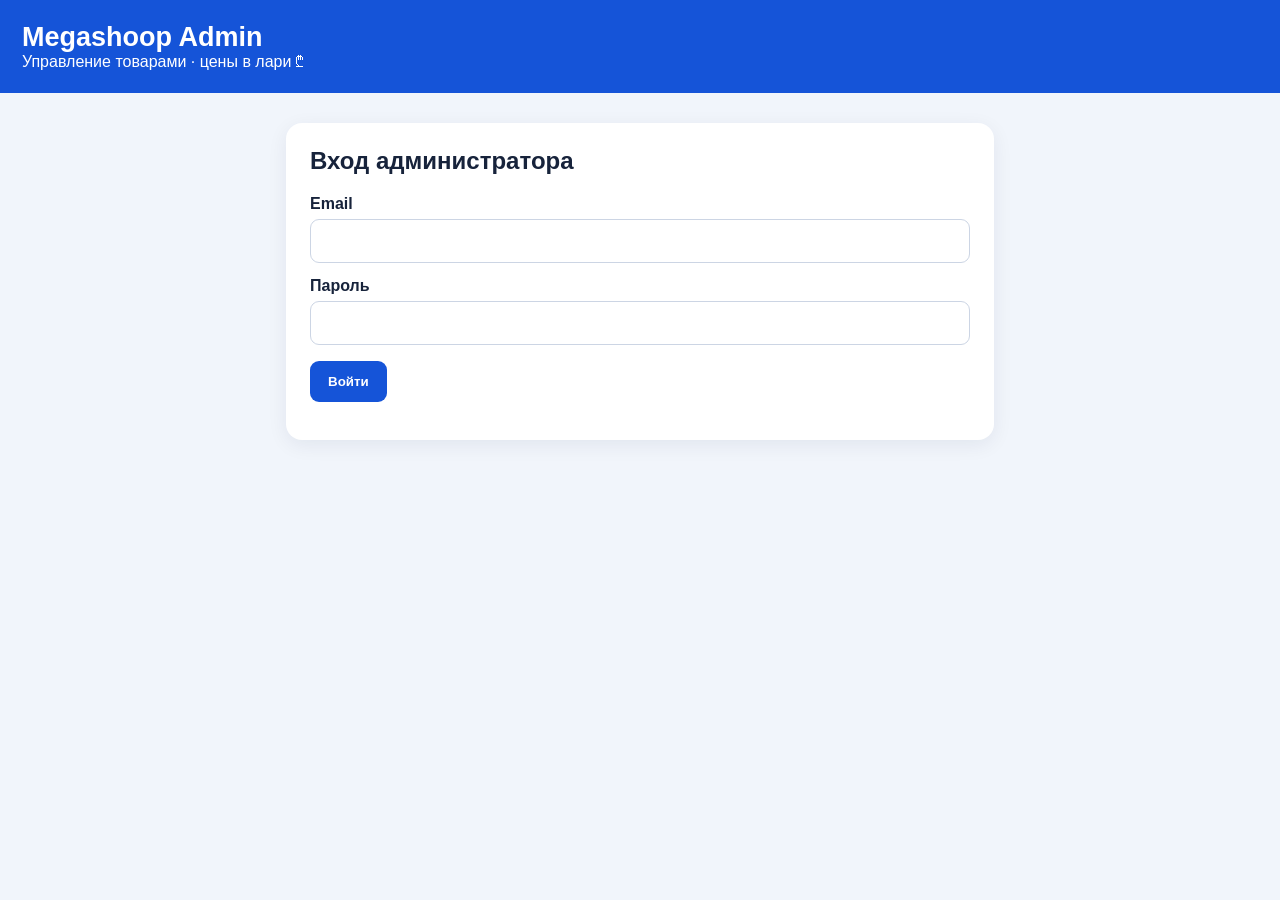
<file: admin.html>
<!DOCTYPE html>
<html lang="ru">
<head>
<meta charset="UTF-8"><meta name="viewport" content="width=device-width, initial-scale=1">
<title>Megashoop — администратор</title>
<style>
*{box-sizing:border-box}body{margin:0;font-family:Arial,sans-serif;background:#f1f5fb;color:#17233b}header{background:#1554d8;color:white;padding:22px}main{max-width:740px;margin:30px auto;padding:0 16px}.panel{background:white;border-radius:16px;padding:24px;box-shadow:0 5px 20px #10204012;margin-bottom:18px}h1{margin:0;font-size:27px}h2{margin-top:0}label{display:block;margin:14px 0 6px;font-weight:600}input,textarea{width:100%;padding:12px;border:1px solid #ccd5e4;border-radius:9px;font:inherit}textarea{min-height:85px}button{border:0;background:#1554d8;color:white;border-radius:9px;padding:13px 18px;font-weight:bold;cursor:pointer;margin-top:16px}button:disabled{opacity:.5;cursor:wait}.secondary{background:#475569}.hidden{display:none}.message{white-space:pre-wrap;color:#334155;margin-top:14px}.error{color:#b91c1c}.ok{color:#047857}.preview{width:170px;max-height:170px;object-fit:contain;margin-top:12px;border-radius:10px}.topline{display:flex;justify-content:space-between;align-items:center;gap:10px}.topline button{margin:0}
</style>
</head>
<body>
<header><h1>Megashoop Admin</h1><div>Управление товарами · цены в лари ₾</div></header>
<main>
<section id="loginPanel" class="panel"><h2>Вход администратора</h2><form id="loginForm"><label for="email">Email</label><input id="email" type="email" required autocomplete="email"><label for="password">Пароль</label><input id="password" type="password" required autocomplete="current-password"><button id="loginBtn" type="submit">Войти</button></form><div id="loginStatus" class="message"></div></section>
<section id="adminPanel" class="panel hidden"><div class="topline"><h2>Добавить товар</h2><button id="logout" class="secondary" type="button">Выйти</button></div><form id="productForm"><label for="name">Название товара</label><input id="name" required placeholder="Шуруповёрт Bosch 48V"><label for="description">Описание</label><textarea id="description" placeholder="Описание товара"></textarea><label for="price">Цена (₾)</label><input id="price" type="number" min="0" step="0.01" required placeholder="75.00"><label for="stock">Количество на складе</label><input id="stock" type="number" min="0" step="1" value="1" required><label for="category">ID категории (необязательно)</label><input id="category" type="number" min="1" step="1" placeholder="Например, 5"><label for="unit">Единица</label><input id="unit" value="шт"><label for="photo">Фотография товара</label><input id="photo" type="file" accept="image/jpeg,image/png,image/webp" required><img id="preview" class="preview hidden" alt="Предпросмотр фотографии"><button id="saveBtn" type="submit">Сохранить товар</button></form><div id="saveStatus" class="message"></div></section>
</main>
<script type="module">
import { createClient } from 'https://esm.sh/@supabase/supabase-js@2';
const SUPABASE_URL = 'https://mrslybtwzfcovpsyuexf.supabase.co';
const SUPABASE_KEY = 'sb_publishable_AnpUjix60jDfpZDGlcO6vQ_XIyxcpDd';
const BUCKET = 'product-images';
const supabase = createClient(SUPABASE_URL, SUPABASE_KEY);
const $ = id => document.getElementById(id);
function status(id,message,kind=''){const el=$(id);el.textContent=message;el.className='message '+kind;}
async function refresh(){const {data:{session},error}=await supabase.auth.getSession();if(error)status('loginStatus',error.message,'error');$('loginPanel').classList.toggle('hidden',!!session);$('adminPanel').classList.toggle('hidden',!session);}
supabase.auth.onAuthStateChange(()=>{refresh();});
$('loginForm').addEventListener('submit',async e=>{e.preventDefault();$('loginBtn').disabled=true;status('loginStatus','Выполняется вход...');try{const {error}=await supabase.auth.signInWithPassword({email:$('email').value.trim(),password:$('password').value});if(error)throw error;status('loginStatus','');}catch(err){status('loginStatus','Ошибка входа: '+err.message,'error');}finally{$('loginBtn').disabled=false;}});
$('logout').addEventListener('click',async()=>{await supabase.auth.signOut();await refresh();});
$('photo').addEventListener('change',()=>{const file=$('photo').files[0];if(!file){$('preview').classList.add('hidden');return;}const url=URL.createObjectURL(file);$('preview').src=url;$('preview').classList.remove('hidden');$('preview').onload=()=>URL.revokeObjectURL(url);});
$('productForm').addEventListener('submit',async e=>{e.preventDefault();const btn=$('saveBtn');btn.disabled=true;status('saveStatus','Загружаем фотографию и сохраняем товар...');try{
const {data:{user},error:authError}=await supabase.auth.getUser();if(authError||!user)throw Error('Войдите в аккаунт администратора.');
const file=$('photo').files[0];if(!file)throw Error('Выберите фотографию.');if(!['image/jpeg','image/png','image/webp'].includes(file.type))throw Error('Разрешены только JPG, PNG и WEBP.');if(file.size>5*1024*1024)throw Error('Фотография должна быть не больше 5 МБ.');
const extension={'image/jpeg':'jpg','image/png':'png','image/webp':'webp'}[file.type];const path=user.id+'/'+crypto.randomUUID()+'.'+extension;
const {error:uploadError}=await supabase.storage.from(BUCKET).upload(path,file,{contentType:file.type,upsert:false});if(uploadError)throw uploadError;
const {data:publicData}=supabase.storage.from(BUCKET).getPublicUrl(path);
const product={name:$('name').value.trim(),description:$('description').value.trim(),price:Number($('price').value),stock:Number($('stock').value),image_url:publicData.publicUrl,unit:$('unit').value.trim()||'шт'};
if($('category').value.trim())product.category_id=Number($('category').value);
const {error:insertError}=await supabase.from('products').insert(product);if(insertError)throw insertError;
$('productForm').reset();$('preview').classList.add('hidden');status('saveStatus','Товар успешно добавлен!','ok');
}catch(err){status('saveStatus','Не удалось сохранить: '+err.message+'\nПроверь права доступа Supabase.','error');}finally{btn.disabled=false;}});
refresh();
</script>
</body>
</html>
</file>
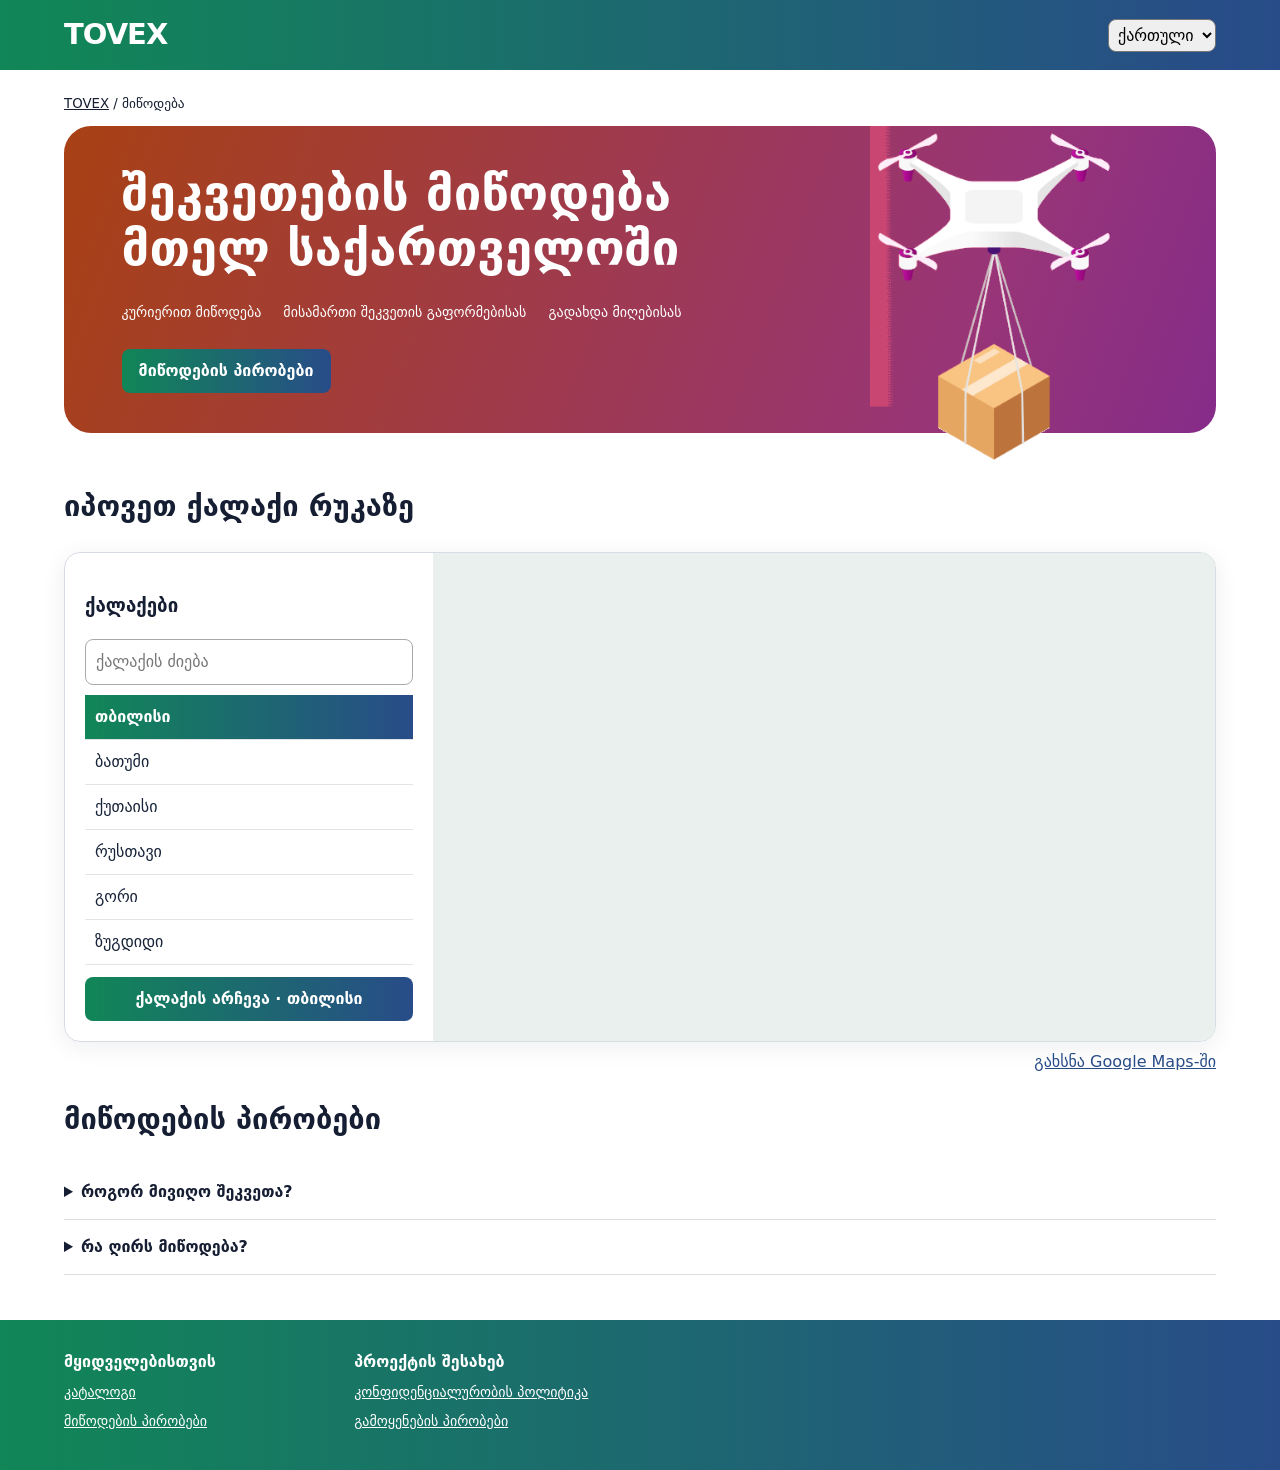
<file: delivery.html>
<!doctype html><html lang="ka"><meta charset="utf-8"><meta name="viewport" content="width=device-width,initial-scale=1"><title>TOVEX · მიწოდება</title>
<style>*{box-sizing:border-box}body{margin:0;font:16px/1.5 system-ui,sans-serif;color:#151e32}header{background:#0b1d38;color:white}main,.bar,.foot{max-width:1200px;margin:auto;padding:0 24px}.bar{height:70px;display:flex;align-items:center;justify-content:space-between}.brand{font-size:29px;font-weight:900;letter-spacing:-1px;text-decoration:none;color:inherit}select,input,button{font:inherit}select{border-radius:8px;padding:5px}small{display:block;margin:24px 0 12px}a{color:inherit}.hero{position:relative;isolation:isolate;background:linear-gradient(110deg,#a84114,#983578 78%,#852c89);color:white;border-radius:27px;padding:40px 5%;margin-bottom:52px}.hero img{position:absolute;z-index:-1;right:6%;width:27%;height:110%;top:0;object-fit:contain}.copy{max-width:64%}h1{font-size:clamp(28px,4vw,49px);line-height:1.13;margin:0 0 25px}.benefits{display:flex;flex-wrap:wrap;gap:12px 22px;font-size:14px}.cta{display:inline-block;margin-top:26px;border-radius:8px;background:white;color:#672951;padding:10px 17px;font-weight:700;text-decoration:none}h2{font-size:clamp(21px,3vw,29px)}.panel{display:grid;grid-template-columns:minmax(235px,32%) 1fr;border:1px solid #d7dce2;border-radius:16px;overflow:hidden;box-shadow:0 5px 24px #13233b12}.list{padding:20px}input{width:100%;padding:10px;border:1px solid #aaa;border-radius:8px}.cities{margin-top:10px;max-height:325px;overflow:auto}.cities button{display:block;width:100%;text-align:left;background:white;color:#172339;border:0;border-bottom:1px solid #e1e4e7;padding:10px;cursor:pointer}.cities [aria-pressed=true]{background:#daf3e9;color:#087147;font-weight:bold}iframe{width:100%;height:100%;min-height:380px;border:0;background:#eaf0ee}.external{display:block;text-align:right;margin:8px 0}details{padding:15px 0;border-bottom:1px solid #ddd}summary{cursor:pointer;font-weight:600}footer{background:#f2f4f6;margin-top:45px}.foot{display:flex;gap:12%;flex-wrap:wrap;padding-block:30px}.foot a{display:block;margin:8px 0;font-size:14px}@media(max-width:680px){main,.bar,.foot{padding-inline:15px}.hero{padding:25px 15px;margin-bottom:32px}.copy{max-width:74%}.hero img{width:25%;right:1%;height:77%;top:17%}.panel{grid-template-columns:1fr}.cities{max-height:150px}iframe{height:290px;min-height:0}.benefits{display:grid;gap:5px}}#confirmCity{width:100%;min-height:44px;margin-top:12px;border:0;border-radius:8px;background:#0a8051;color:white;font-weight:700;cursor:pointer}</style><style id="tovex-shared-colors">:root{--tovex-gradient:linear-gradient(90deg,#118657,#284c88);--tovex-blue:#284c88;--tovex-pale:#e9eff8}
header,.bar,footer{background:var(--tovex-gradient)!important;color:white!important}
header :is(a,.wordmark,.brand),.bar .brand,footer :is(a,b){color:white!important}
.primary,.cta,.login,#confirmCity,.cities button[aria-pressed=true]{background:var(--tovex-gradient)!important;color:white!important}
.eyebrow,.external{color:var(--tovex-blue)!important}
</style>
<header><div class="bar"><a class="brand" target="_top" href="./">TOVEX</a><select aria-label="ენა"><option value="ka">ქართული</option><option value="ru">Русский</option><option value="en">English</option></select></div></header><main><small><a target="_top" href="./">TOVEX</a> / <span data-t="0"></span></small><section class="hero"><img alt="" src="[data-uri]"><div class="copy"><h1 data-t="1"></h1><div class="benefits"><span data-t="2"></span><span data-t="3"></span><span data-t="4"></span></div><a class="cta" href="#terms" data-t="5"></a></div></section><h2 data-t="6"></h2><div class="panel"><div class="list"><h3 data-t="7"></h3><input type="search" id="search"><div class="cities"></div><button type="button" id="confirmCity"></button></div><iframe referrerpolicy="no-referrer-when-downgrade"></iframe></div><a class="external" target="_blank" rel="noopener" data-t="11"></a><section id="terms"><h2 data-t="5"></h2><details><summary data-t="12"></summary><p data-t="13"></p></details><details><summary data-t="14"></summary><p data-t="15"></p></details></section></main><footer><div class="foot"><div><b data-t="16"></b><a data-t="18" target="_top" href="./"></a><a data-t="5" href="#terms"></a></div><div><b data-t="17"></b><a target="_top" href="privacy.html" data-t="19"></a><a target="_top" href="terms.html" data-t="20"></a></div></div></footer><script>
const labels={"ru": ["Доставка", "Доставка заказов по всей Грузии", "Курьерская доставка", "Адрес при оформлении заказа", "Оплата при получении", "Условия доставки", "Найти город на карте", "Города", "Поиск города", "Город не найден", "Карта города", "Открыть в Google Maps", "Как получить заказ?", "Добавьте товар в корзину и укажите адрес доставки в Грузии.", "Сколько стоит доставка?", "Выберите город при оформлении. До подтверждения заказа вы увидите стоимость и срок доставки каждого магазина.", "Покупателям", "О проекте", "Каталог", "Политика конфиденциальности", "Условия использования", "Тбилиси|Батуми|Кутаиси|Рустави|Гори|Зугдиди"], "ka": ["მიწოდება", "შეკვეთების მიწოდება მთელ საქართველოში", "კურიერით მიწოდება", "მისამართი შეკვეთის გაფორმებისას", "გადახდა მიღებისას", "მიწოდების პირობები", "იპოვეთ ქალაქი რუკაზე", "ქალაქები", "ქალაქის ძიება", "ქალაქი ვერ მოიძებნა", "ქალაქის რუკა", "გახსნა Google Maps-ში", "როგორ მივიღო შეკვეთა?", "დაამატეთ პროდუქტი კალათაში და მიუთითეთ მიწოდების მისამართი საქართველოში.", "რა ღირს მიწოდება?", "შეკვეთის გაფორმებისას აირჩიეთ ქალაქი. დადასტურებამდე ნახავთ თითოეული მაღაზიის მიწოდების საფასურსა და ვადას.", "მყიდველებისთვის", "პროექტის შესახებ", "კატალოგი", "კონფიდენციალურობის პოლიტიკა", "გამოყენების პირობები", "თბილისი|ბათუმი|ქუთაისი|რუსთავი|გორი|ზუგდიდი"], "en": ["Delivery", "Order delivery across Georgia", "Courier delivery", "Address at checkout", "Pay on delivery", "Delivery terms", "Find your city on the map", "Cities", "Search cities", "No matching city", "City map", "Open in Google Maps", "How do I receive my order?", "Add an item to your cart and enter your delivery address in Georgia.", "How much does delivery cost?", "Choose your city at checkout to see the delivery fee and time for each store before placing the order.", "For customers", "About TOVEX", "Catalogue", "Privacy policy", "Terms of use", "Tbilisi|Batumi|Kutaisi|Rustavi|Gori|Zugdidi"]}, langSelect=document.querySelector('select'),search=document.querySelector('#search'),cities=document.querySelector('.cities'),map=document.querySelector('iframe');
let lang='ka',active=0;
function savedLanguage(){
 try{
  const value=localStorage.getItem('megashoop-language');
  return value==='az'?'en':Object.hasOwn(labels,value)?value:'ka';
 }catch{return lang}
}
lang=savedLanguage();
const confirmCity=document.getElementById('confirmCity');
const cityKeys=labels.en[21].split('|');
try {active=Math.max(0,cityKeys.indexOf(sessionStorage.getItem('tovex-delivery-city')))} catch {}
confirmCity.onclick=()=>{
 const city=cityKeys[active];
 let destination=window;
 let home=new URL('index.html',document.baseURI);
 if(parent!==window){
  try{
   home=new URL(parent.location.href);
   destination=parent;
  }catch{}
 }
 home.searchParams.delete('view');
 home.searchParams.set('city',city);
 try{sessionStorage.setItem('tovex-delivery-city',city)}catch{}
 destination.location.assign(home.href);
};
function showMap(i){active=i;confirmCity.textContent=({ru:'Выбрать город',ka:'ქალაქის არჩევა',en:'Select city'})[lang]+' · '+labels[lang][21].split('|')[i];const name=labels.en[21].split('|')[i];const query=encodeURIComponent(name+', Georgia');map.src='https://maps.google.com/maps?q='+query+'&hl='+lang+'&z=12&output=embed';document.querySelector('.external').href='https://www.google.com/maps/search/?api=1&query='+query;map.title=labels[lang][10]+' · '+labels[lang][21].split('|')[i];drawCities()}
function drawCities(){cities.replaceChildren();labels[lang][21].split('|').forEach((name,i)=>{if(!Object.values(labels).some(a=>a[21].split('|')[i].toLowerCase().includes(search.value.trim().toLowerCase())))return;const b=document.createElement('button');b.textContent=name;b.setAttribute('aria-pressed',String(i===active));b.onclick=()=>showMap(i);cities.append(b)});confirmCity.disabled=!cities.querySelector('[aria-pressed="true"]');if(!cities.childElementCount)cities.textContent=labels[lang][9]}
function render(){document.documentElement.lang=lang;document.title='TOVEX · '+labels[lang][0];langSelect.value=lang;langSelect.setAttribute('aria-label',({ru:'Язык',ka:'ენა',en:'Language'})[lang]);document.querySelectorAll('[data-t]').forEach(el=>el.textContent=labels[lang][el.dataset.t]);search.placeholder=labels[lang][8];search.setAttribute('aria-label',search.placeholder);showMap(active)}
langSelect.onchange=()=>{lang=langSelect.value;try{localStorage.setItem('megashoop-language',lang)}catch{}render()};search.oninput=drawCities;
function syncLanguage(){const saved=savedLanguage();if(saved!==lang){lang=saved;render()}}
window.addEventListener('storage',event=>{if(event.key==='megashoop-language'||event.key===null)syncLanguage()});
window.addEventListener('pageshow',syncLanguage);render();
</script></html>
</file>
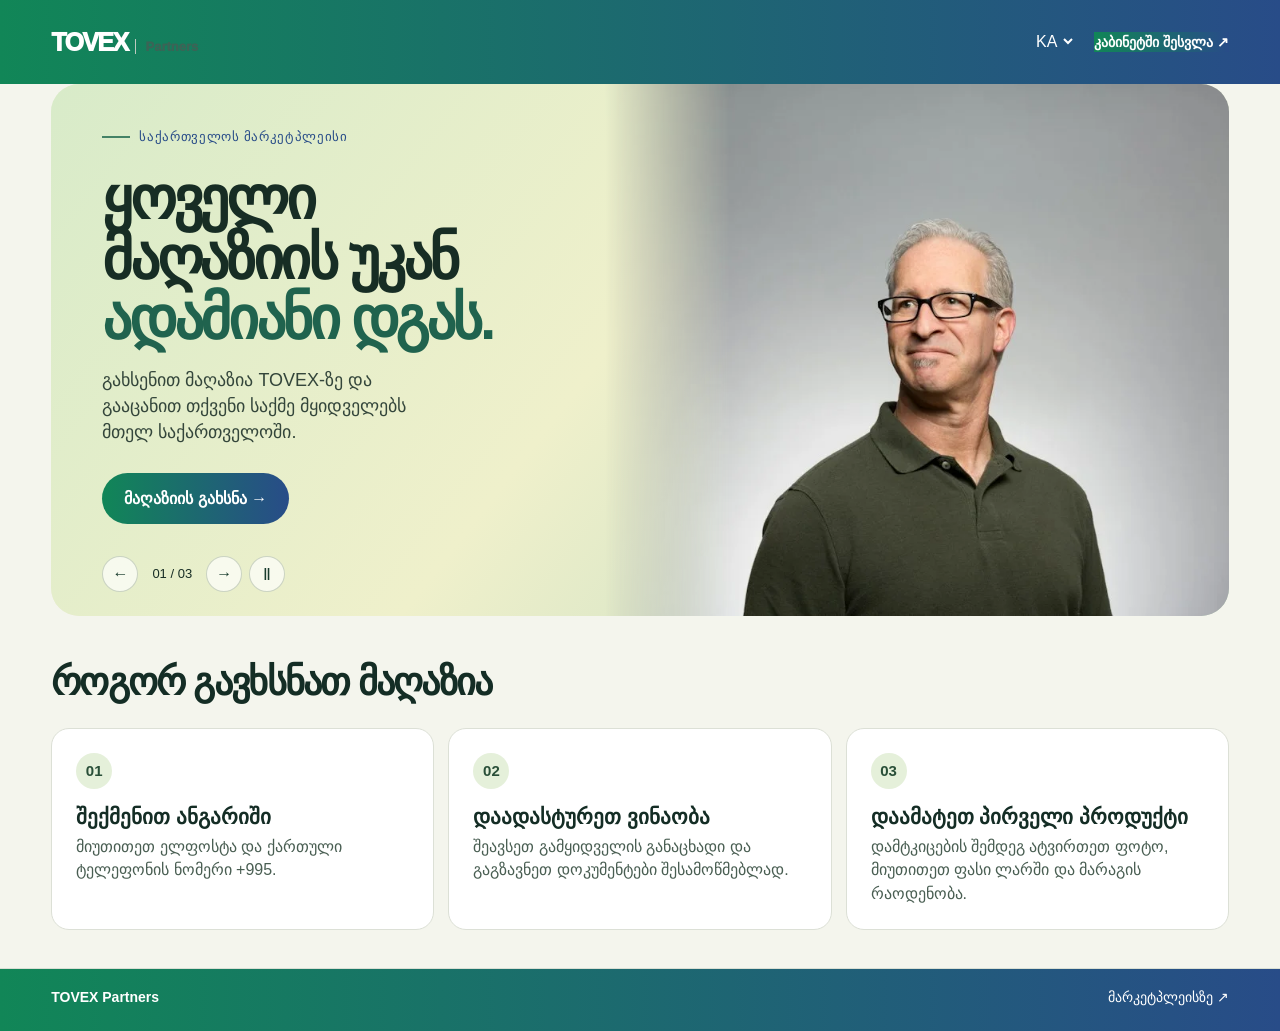
<file: partners.html>
<!doctype html><html lang="ru"><head><meta charset="utf-8"><meta name="viewport" content="width=device-width,initial-scale=1"><meta name="theme-color" content="#102f28"><title>TOVEX Partners</title>
<style>
*{box-sizing:border-box}body{margin:0;background:#f4f5ed;color:#142d25;font:16px/1.45 Inter,Arial,sans-serif}a{color:inherit;text-decoration:none}header,main,footer{max-width:1320px;margin:auto;padding:0 clamp(16px,4vw,64px)}header,footer,.tools,.actions{display:flex;align-items:center;justify-content:space-between;gap:16px}header{min-height:84px}.wordmark{font-weight:950;letter-spacing:-1.6px;font-size:25px}.wordmark small{font-size:13px;letter-spacing:0;color:#3b6456;border-left:1px solid #bccabf;margin-left:8px;padding-left:9px}.tools{gap:18px}select{font:inherit;background:transparent;border:0;color:inherit}.login{font-size:14px;font-weight:700}.hero{display:grid;grid-template-columns:1fr 1fr;border-radius:28px;overflow:hidden;background:#103e35;color:#f6fff2}.intro{padding:clamp(28px,4.4vw,72px);align-self:center}.eyebrow{display:flex;align-items:center;gap:9px;font-size:13px;letter-spacing:.05em}.eyebrow:before{content:'';width:28px;height:2px;background:#b9ef98}h1{font-size:clamp(44px,5.8vw,86px);letter-spacing:-.066em;line-height:.99;margin:26px 0 20px;text-wrap:balance}h1 em{display:block;color:#b9ef98;font-style:normal}.intro p{font-size:clamp(16px,1.4vw,21px);color:#d5e4d9;max-width:390px}.actions{justify-content:flex-start;margin-top:28px}.primary{display:inline-block;padding:14px 22px;border-radius:100px;background:#b9ef98;color:#132f25;font-weight:750}.primary:hover{background:#d2ffb6}.hero img{width:100%;height:100%;min-height:350px;object-fit:cover}.steps{padding:38px 0}.steps h2{font-size:clamp(26px,3vw,42px);letter-spacing:-.045em;margin:0 0 18px}.cards{display:grid;grid-template-columns:repeat(3,1fr);gap:14px}.card{background:#fff;border:1px solid #dce0d6;border-radius:18px;padding:24px}.card b{display:grid;place-items:center;border-radius:50%;width:36px;height:36px;background:#e5f0da;color:#294f38;font-size:15px}.card h3{margin:16px 0 6px;font-size:21px;line-height:1.15}.card p{color:#495e52;margin:0}.login:hover,footer a:hover{text-decoration:underline}footer{border-top:1px solid #d9dfd4;padding-top:18px;padding-bottom:24px;font-size:14px}.primary:focus-visible,select:focus-visible,a:focus-visible{outline:3px solid #ffb849;outline-offset:3px}@media(max-width:730px){header{min-height:66px}.hero{grid-template-columns:1fr}.hero img{min-height:0;height:220px;object-position:50% 56%}.intro{padding:32px 24px}.cards{grid-template-columns:1fr}.card{display:grid;grid-template-columns:36px 1fr;column-gap:15px;padding:18px}.card b{grid-row:span 2}.card h3{margin:0 0 5px}.tools{gap:8px}.wordmark{font-size:22px}.wordmark small{font-size:11px}.login{font-size:13px}}

.hero{display:block;position:relative;isolation:isolate;min-height:495px;color:#172d24;background:#efeddf}
.panels,.panel,.panel img{position:absolute;inset:0;width:100%;height:100%}
.panel{opacity:0;transition:opacity 1.15s ease;overflow:hidden;background:var(--wash)}
.panel.active{opacity:1}
.hero .panel img{left:auto;right:0;width:53%;min-height:0;object-fit:cover;mask-image:linear-gradient(90deg,transparent,#000 20%)}
.panel:nth-child(1){--wash:linear-gradient(128deg,#d8ebc9,#eff0cb 48%,#b8d6bf)}
.panel:nth-child(2){--wash:linear-gradient(128deg,#ffe0cc,#ffefd9 49%,#cf937a)}
.panel:nth-child(3){--wash:linear-gradient(128deg,#e3e1fb,#f3ebff 49%,#a195bc)}
.hero .intro{position:relative;width:53%;padding:44px clamp(25px,4vw,62px) 92px;pointer-events:none}
.intro a{pointer-events:auto}.hero h1{font-size:clamp(42px,4.6vw,72px);letter-spacing:-.057em;line-height:1.02;margin:22px 0 15px}.hero h1 em{color:#20634e}.hero .intro p{color:#34463b;max-width:32ch;font-size:18px}.eyebrow:before{background:#448266}.primary{background:#174a38;color:white}.primary:hover{background:#216348}.controls{position:absolute;bottom:24px;left:clamp(25px,4vw,62px);display:flex;align-items:center;gap:7px}.controls button{background:#ffffffad;color:#193c2d;border:1px solid #526b4e45;border-radius:50%;width:36px;height:36px;cursor:pointer;font-size:16px}.controls button:hover{background:white}.counter{font-variant-numeric:tabular-nums;font-size:13px;margin:0 7px}.changing{animation:reveal .65s ease-out}@keyframes reveal{from{opacity:.15;transform:translateY(8px)}to{opacity:1;transform:none}}
@media(max-width:730px){.hero{min-height:0;display:flex;flex-direction:column}.panels{position:relative;order:2;height:210px}.panel .x{display:none}.hero .panel img{width:100%;mask-image:none;object-position:50% 43%}.hero .intro{width:100%;padding:26px 22px 12px;min-height:285px}.controls{position:relative;left:auto;bottom:auto;padding:0 22px 18px}.hero h1{font-size:clamp(38px,8vw,50px);margin:14px 0 10px}.hero .intro p{font-size:16px}.hero .actions{margin-top:15px}.hero{background:#e4edd9}.hero[data-slide="1"]{background:#ffe7d6}.hero[data-slide="2"]{background:#ede6fb}}
@media(prefers-reduced-motion:reduce){.panel,.changing{transition:none;animation:none}}
</style><style id="tovex-shared-colors">:root{--tovex-gradient:linear-gradient(90deg,#118657,#284c88);--tovex-blue:#284c88;--tovex-pale:#e9eff8}
header,.bar,footer{background:var(--tovex-gradient)!important;color:white!important}
header :is(a,.wordmark,.brand),.bar .brand,footer :is(a,b){color:white!important}
.primary,.cta,.login,#confirmCity,.cities button[aria-pressed=true]{background:var(--tovex-gradient)!important;color:white!important}
.eyebrow,.external{color:var(--tovex-blue)!important}
</style></head><body><header><a class="wordmark" href="./">TOVEX<small>Partners</small></a><div class="tools"><select id="language" aria-label="Language"><option value="ka">KA</option><option value="ru">RU</option><option value="en">EN</option></select><a class="login" href="./backoffice/" data-i="login">Войти в кабинет ↗</a></div></header><main><section class="hero"><div class="panels" aria-hidden="true"><div class="panel active"><img alt="" src="[data-uri]"></div><div class="panel"><img alt="" src="[data-uri]"></div><div class="panel"><img alt="" src="[data-uri]"></div></div><div class="intro"><span class="eyebrow" data-i="geo">Маркетплейс Грузии</span><h1><span data-i="title">Ваш магазин</span> <em data-i="subtitle">на TOVEX</em></h1><p data-i="body">Предложите свои товары покупателям по всей Грузии. Управляйте каталогом и остатками из кабинета продавца.</p><div class="actions"><a class="primary" href="./?join=seller" data-i="join">Стать продавцом →</a></div></div><div class="controls"><button type="button" id="prev">←</button><span class="counter">01 / 03</span><button type="button" id="next">→</button><button type="button" id="play">Ⅱ</button></div></section>
<section class="steps"><h2 data-i="how">Как открыть магазин</h2><div class="cards"><article class="card"><b>01</b><h3 data-i="s1">Создайте аккаунт</h3><p data-i="p1">Укажите почту и грузинский номер телефона +995.</p></article><article class="card"><b>02</b><h3 data-i="s2">Подтвердите личность</h3><p data-i="p2">Заполните заявку продавца и отправьте документы на проверку.</p></article><article class="card"><b>03</b><h3 data-i="s3">Добавьте первый товар</h3><p data-i="p3">После одобрения загрузите фото, укажите цену в лари и количество на складе.</p></article></div></section></main><footer><b>TOVEX Partners</b><a href="./" data-i="market">На маркетплейс ↗</a></footer>
<script>
const copy={
ka:['კაბინეტში შესვლა ↗','საქართველოს მარკეტპლეისი','თქვენი მაღაზია','TOVEX-ზე','შესთავაზეთ თქვენი პროდუქცია მყიდველებს მთელ საქართველოში. მართეთ კატალოგი და მარაგი გამყიდველის კაბინეტიდან.','გახდი გამყიდველი →','როგორ გავხსნათ მაღაზია','შექმენით ანგარიში','მიუთითეთ ელფოსტა და ქართული ტელეფონის ნომერი +995.','დაადასტურეთ ვინაობა','შეავსეთ გამყიდველის განაცხადი და გაგზავნეთ დოკუმენტები შესამოწმებლად.','დაამატეთ პირველი პროდუქტი','დამტკიცების შემდეგ ატვირთეთ ფოტო, მიუთითეთ ფასი ლარში და მარაგის რაოდენობა.','მარკეტპლეისზე ↗'],
en:['Seller login ↗','Marketplace in Georgia','Your store','on TOVEX','Reach shoppers across Georgia. Manage your catalog and inventory from your seller account.','Become a seller →','How to open a store','Create an account','Enter your email and Georgian phone number (+995).','Verify your identity','Complete the seller application and submit your documents for review.','Add your first product','Once approved, upload a photo, set a price in lari and enter the quantity in stock.','Visit marketplace ↗']};
const nodes=[...document.querySelectorAll('[data-i]')];copy.ru=nodes.map(n=>n.textContent);
const sel=document.getElementById('language');
function render(lang){document.documentElement.lang=lang;sel.value=lang;nodes.forEach((el,i)=>el.textContent=copy[lang][i]);document.querySelector('.primary').href='./?join=seller&sellerLang='+lang}
const pref=new URLSearchParams(location.search).get('lang')||(()=>{try{return localStorage.getItem('mm_lang')}catch{return null}})()||'ka';
render(Object.hasOwn(copy,pref)?pref:'ka');sel.onchange=()=>{try{localStorage.setItem('mm_lang',sel.value)}catch{}render(sel.value)};

const slides={
 ru:[['За каждым магазином','стоит человек.','Откройте свой магазин на TOVEX и познакомьте покупателей в Грузии с вашим делом.'],['Ваша коллекция','выходит в свет.','Добавьте фотографии, размеры и цены. Покупатели увидят коллекцию на вашей витрине.'],['От первой идеи','до первого товара.','Начните с одной карточки. Добавляйте новые товары, когда будете готовы.']],
 en:[['Behind every store','is a person.','Open your store on TOVEX and introduce your business to shoppers across Georgia.'],['Your collection,','in the spotlight.','Add photos, sizes and prices so shoppers can explore your collection.'],['From your first idea','to your first listing.','Start with one product. Grow your catalog at your own pace.']],
 ka:[['ყოველი მაღაზიის უკან','ადამიანი დგას.','გახსენით მაღაზია TOVEX-ზე და გააცანით თქვენი საქმე მყიდველებს მთელ საქართველოში.'],['თქვენი კოლექცია','მყიდველების წინაშე.','დაამატეთ ფოტოები, ზომები და ფასები. მყიდველები თქვენს კოლექციას ვიტრინაზე ნახავენ.'],['პირველი იდეიდან','პირველ პროდუქტამდე.','დაიწყეთ ერთი პროდუქტით. დაამატეთ ახალი ნივთები, როცა მზად იქნებით.']]
};
const labels={ru:['Открыть магазин →','Предыдущий баннер','Следующий баннер','Приостановить','Продолжить'],en:['Open a store →','Previous banner','Next banner','Pause','Play'],ka:['მაღაზიის გახსნა →','წინა ბანერი','შემდეგი ბანერი','პაუზა','გაგრძელება']};
let pos=0,timer,paused=matchMedia('(prefers-reduced-motion: reduce)').matches;
const hero=document.querySelector('.hero'),button=id=>document.getElementById(id);
function paintBanner(animate=false){
 const lang=sel.value, words=labels[lang];
 ['title','subtitle','body'].forEach((key,i)=>{const el=hero.querySelector('[data-i="'+key+'"]');el.textContent=slides[lang][pos][i]});
 const intro=hero.querySelector('.intro');intro.classList.remove('changing');if(animate){void intro.offsetWidth;intro.classList.add('changing')}
 hero.dataset.slide=pos;hero.querySelectorAll('.panel').forEach((el,i)=>el.classList.toggle('active',i===pos));
 hero.querySelector('.counter').textContent='0'+(pos+1)+' / 03';hero.querySelector('.primary').textContent=words[0];
 ['prev','next','play'].forEach((id,i)=>{const el=button(id);el.title=el.ariaLabel=words[i===2?(paused?4:3):i+1]});
 button('play').textContent=paused?'▶':'Ⅱ';
}
function move(direction){pos=(pos+direction+3)%3;paintBanner(true);schedule()}
function schedule(){clearTimeout(timer);if(!paused&&!document.hidden)timer=setTimeout(()=>move(1),5000)}
button('prev').onclick=()=>move(-1);button('next').onclick=()=>move(1);
button('play').onclick=()=>{paused=!paused;paintBanner();schedule()};
document.addEventListener('visibilitychange',schedule);
sel.addEventListener('change',()=>{paintBanner();schedule()});paintBanner();schedule();
</script></body></html>
</file>
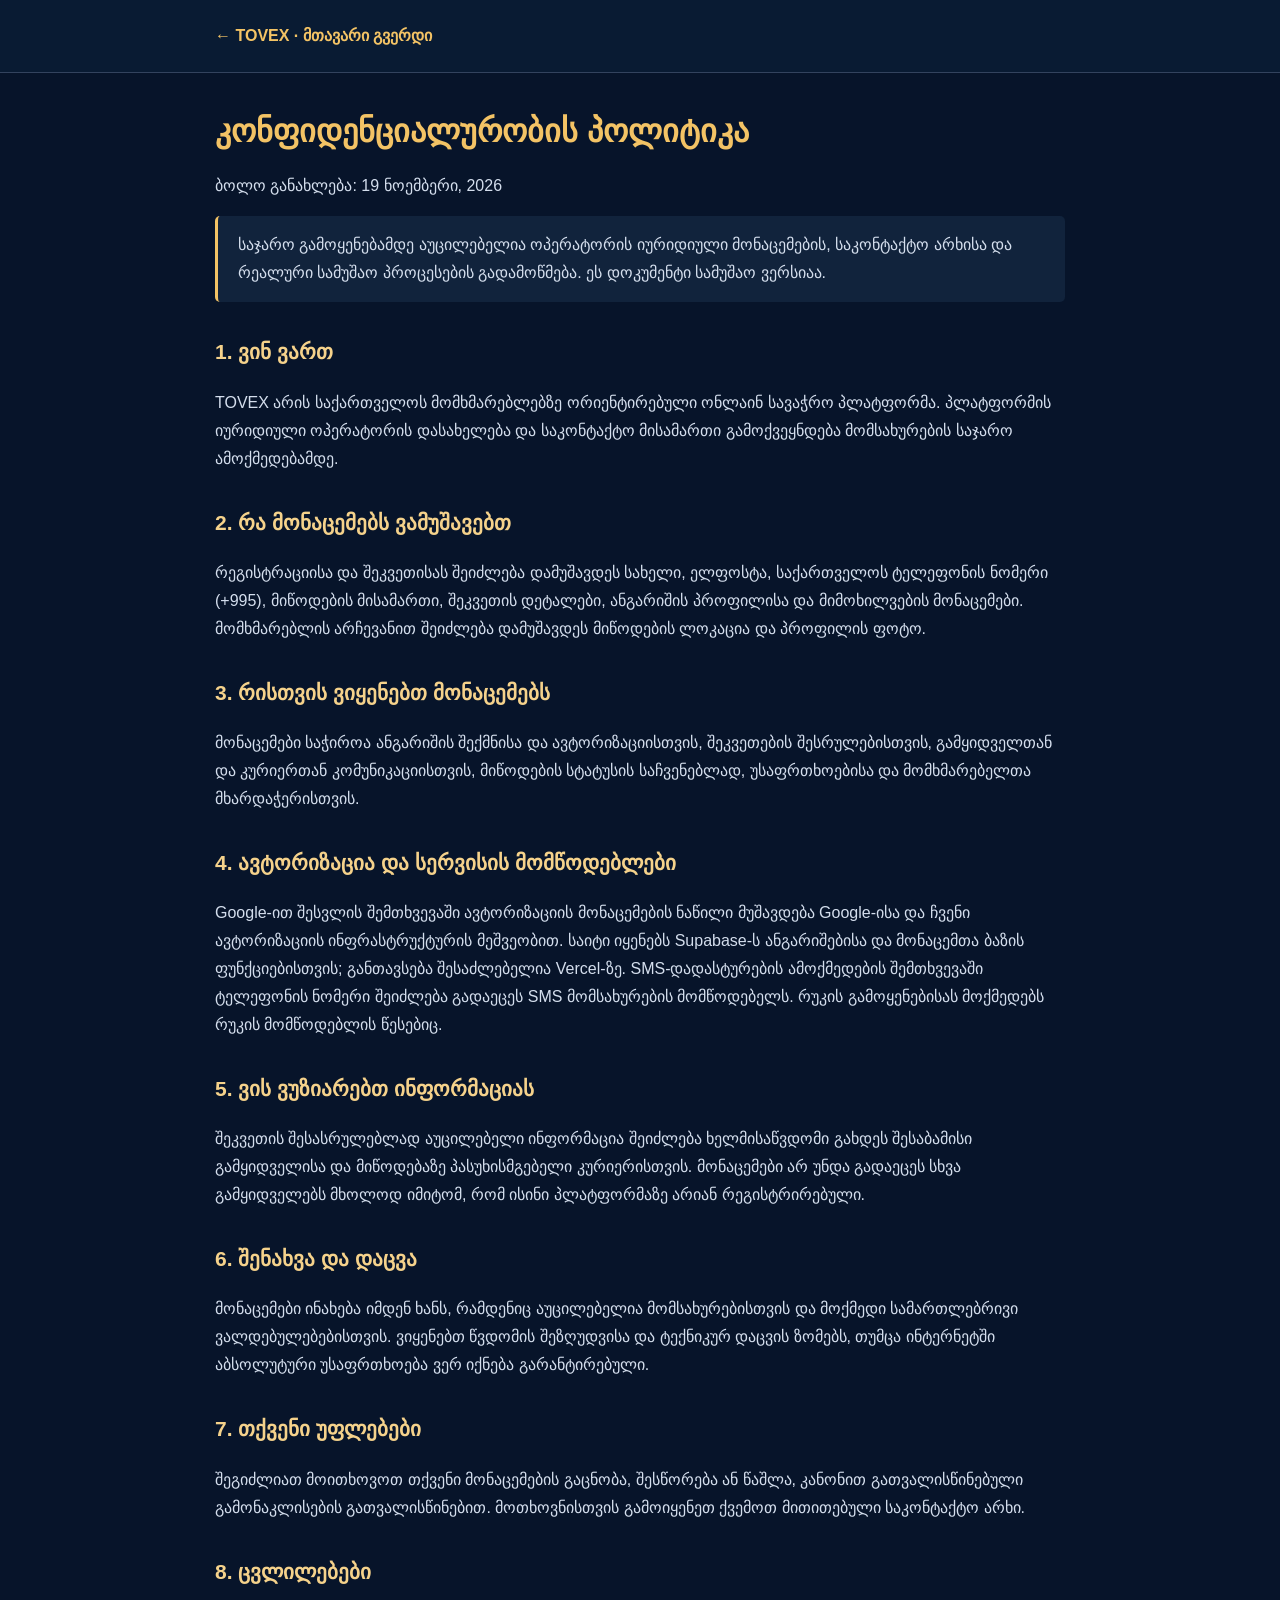
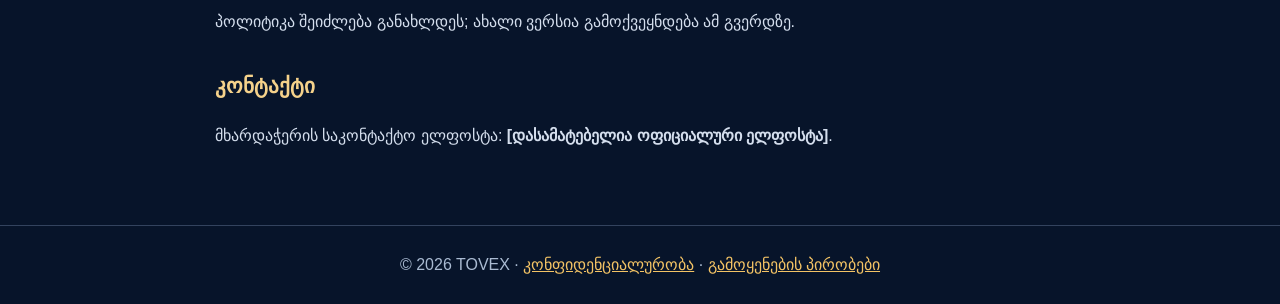
<file: privacy.html>
<!doctype html><html lang="ka"><head><meta charset="utf-8"><meta name="viewport" content="width=device-width,initial-scale=1"><title>კონფიდენციალურობის პოლიტიკა — TOVEX</title><style>body{margin:0;background:#07142a;color:#eef3fb;font:16px/1.75 Arial,sans-serif}header{padding:22px max(20px,calc((100% - 850px)/2));background:#091b33;border-bottom:1px solid #33435e}header a{color:#f3c365;text-decoration:none;font-weight:bold}main{max-width:850px;margin:38px auto 75px;padding:0 22px}h1{color:#f3c365;font-size:32px;line-height:1.25}h2{color:#f5d28b;font-size:21px;margin-top:32px}p,li{color:#d4deed}a{color:#f3c365}footer{padding:25px;text-align:center;border-top:1px solid #33435e;color:#aabbd2}.notice{border-left:3px solid #f3c365;background:#11233c;padding:15px 20px;border-radius:5px}</style></head><body><header><a href="/">← TOVEX · მთავარი გვერდი</a></header><main><h1>კონფიდენციალურობის პოლიტიკა</h1><p>ბოლო განახლება: 19 ნოემბერი, 2026</p><p class="notice">საჯარო გამოყენებამდე აუცილებელია ოპერატორის იურიდიული მონაცემების, საკონტაქტო არხისა და რეალური სამუშაო პროცესების გადამოწმება. ეს დოკუმენტი სამუშაო ვერსიაა.</p><section><h2>1. ვინ ვართ</h2><p>TOVEX არის საქართველოს მომხმარებლებზე ორიენტირებული ონლაინ სავაჭრო პლატფორმა. პლატფორმის იურიდიული ოპერატორის დასახელება და საკონტაქტო მისამართი გამოქვეყნდება მომსახურების საჯარო ამოქმედებამდე.</p></section><section><h2>2. რა მონაცემებს ვამუშავებთ</h2><p>რეგისტრაციისა და შეკვეთისას შეიძლება დამუშავდეს სახელი, ელფოსტა, საქართველოს ტელეფონის ნომერი (+995), მიწოდების მისამართი, შეკვეთის დეტალები, ანგარიშის პროფილისა და მიმოხილვების მონაცემები. მომხმარებლის არჩევანით შეიძლება დამუშავდეს მიწოდების ლოკაცია და პროფილის ფოტო.</p></section><section><h2>3. რისთვის ვიყენებთ მონაცემებს</h2><p>მონაცემები საჭიროა ანგარიშის შექმნისა და ავტორიზაციისთვის, შეკვეთების შესრულებისთვის, გამყიდველთან და კურიერთან კომუნიკაციისთვის, მიწოდების სტატუსის საჩვენებლად, უსაფრთხოებისა და მომხმარებელთა მხარდაჭერისთვის.</p></section><section><h2>4. ავტორიზაცია და სერვისის მომწოდებლები</h2><p>Google-ით შესვლის შემთხვევაში ავტორიზაციის მონაცემების ნაწილი მუშავდება Google-ისა და ჩვენი ავტორიზაციის ინფრასტრუქტურის მეშვეობით. საიტი იყენებს Supabase-ს ანგარიშებისა და მონაცემთა ბაზის ფუნქციებისთვის; განთავსება შესაძლებელია Vercel-ზე. SMS-დადასტურების ამოქმედების შემთხვევაში ტელეფონის ნომერი შეიძლება გადაეცეს SMS მომსახურების მომწოდებელს. რუკის გამოყენებისას მოქმედებს რუკის მომწოდებლის წესებიც.</p></section><section><h2>5. ვის ვუზიარებთ ინფორმაციას</h2><p>შეკვეთის შესასრულებლად აუცილებელი ინფორმაცია შეიძლება ხელმისაწვდომი გახდეს შესაბამისი გამყიდველისა და მიწოდებაზე პასუხისმგებელი კურიერისთვის. მონაცემები არ უნდა გადაეცეს სხვა გამყიდველებს მხოლოდ იმიტომ, რომ ისინი პლატფორმაზე არიან რეგისტრირებული.</p></section><section><h2>6. შენახვა და დაცვა</h2><p>მონაცემები ინახება იმდენ ხანს, რამდენიც აუცილებელია მომსახურებისთვის და მოქმედი სამართლებრივი ვალდებულებებისთვის. ვიყენებთ წვდომის შეზღუდვისა და ტექნიკურ დაცვის ზომებს, თუმცა ინტერნეტში აბსოლუტური უსაფრთხოება ვერ იქნება გარანტირებული.</p></section><section><h2>7. თქვენი უფლებები</h2><p>შეგიძლიათ მოითხოვოთ თქვენი მონაცემების გაცნობა, შესწორება ან წაშლა, კანონით გათვალისწინებული გამონაკლისების გათვალისწინებით. მოთხოვნისთვის გამოიყენეთ ქვემოთ მითითებული საკონტაქტო არხი.</p></section><section><h2>8. ცვლილებები</h2><p>პოლიტიკა შეიძლება განახლდეს; ახალი ვერსია გამოქვეყნდება ამ გვერდზე.</p></section><section><h2>კონტაქტი</h2><p>მხარდაჭერის საკონტაქტო ელფოსტა: <strong>[დასამატებელია ოფიციალური ელფოსტა]</strong>.</p></section></main><footer>© 2026 TOVEX · <a href="/privacy.html">კონფიდენციალურობა</a> · <a href="/terms.html">გამოყენების პირობები</a></footer></body></html>
</file>
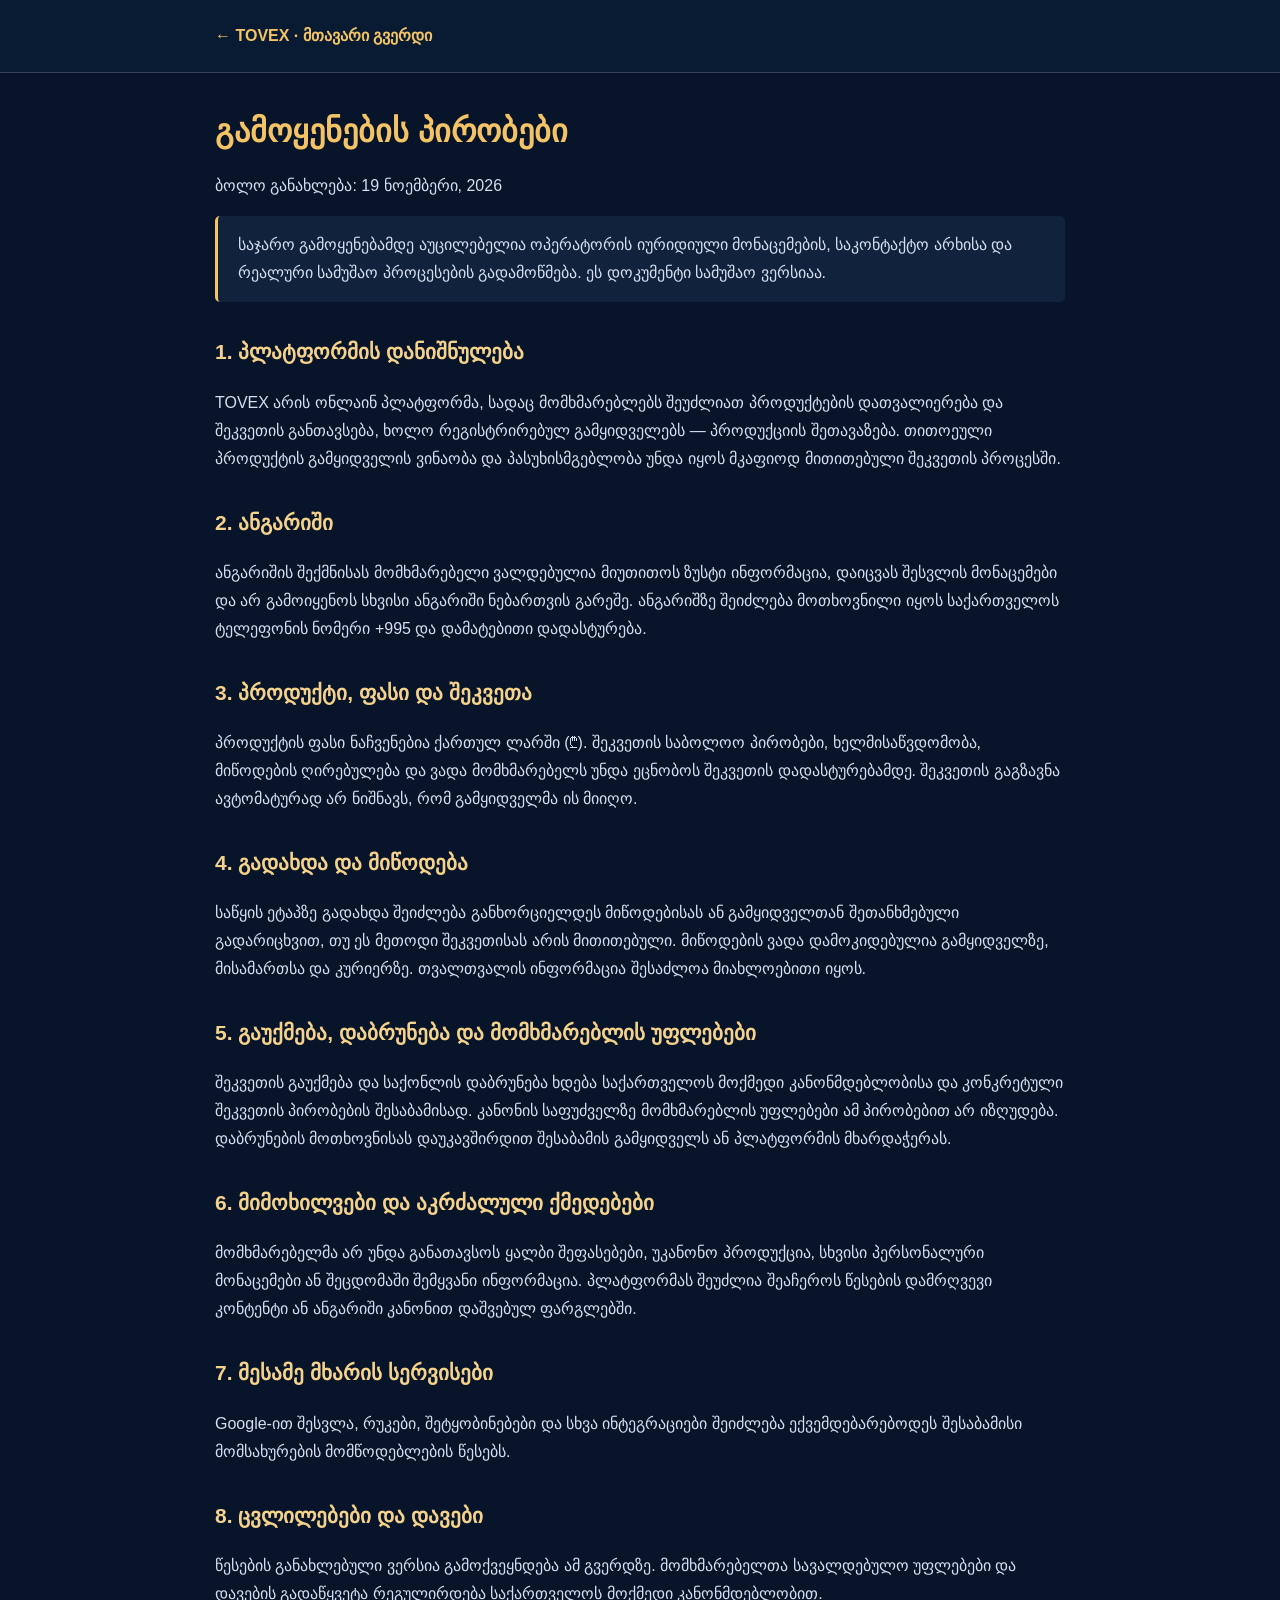
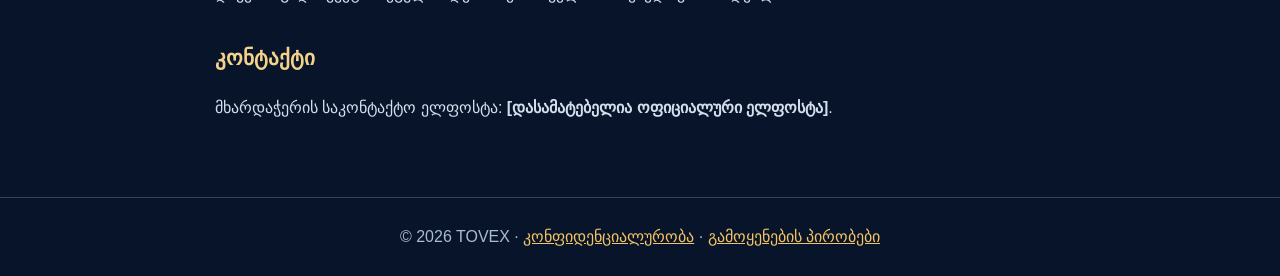
<file: terms.html>
<!doctype html><html lang="ka"><head><meta charset="utf-8"><meta name="viewport" content="width=device-width,initial-scale=1"><title>გამოყენების პირობები — TOVEX</title><style>body{margin:0;background:#07142a;color:#eef3fb;font:16px/1.75 Arial,sans-serif}header{padding:22px max(20px,calc((100% - 850px)/2));background:#091b33;border-bottom:1px solid #33435e}header a{color:#f3c365;text-decoration:none;font-weight:bold}main{max-width:850px;margin:38px auto 75px;padding:0 22px}h1{color:#f3c365;font-size:32px;line-height:1.25}h2{color:#f5d28b;font-size:21px;margin-top:32px}p,li{color:#d4deed}a{color:#f3c365}footer{padding:25px;text-align:center;border-top:1px solid #33435e;color:#aabbd2}.notice{border-left:3px solid #f3c365;background:#11233c;padding:15px 20px;border-radius:5px}</style></head><body><header><a href="/">← TOVEX · მთავარი გვერდი</a></header><main><h1>გამოყენების პირობები</h1><p>ბოლო განახლება: 19 ნოემბერი, 2026</p><p class="notice">საჯარო გამოყენებამდე აუცილებელია ოპერატორის იურიდიული მონაცემების, საკონტაქტო არხისა და რეალური სამუშაო პროცესების გადამოწმება. ეს დოკუმენტი სამუშაო ვერსიაა.</p><section><h2>1. პლატფორმის დანიშნულება</h2><p>TOVEX არის ონლაინ პლატფორმა, სადაც მომხმარებლებს შეუძლიათ პროდუქტების დათვალიერება და შეკვეთის განთავსება, ხოლო რეგისტრირებულ გამყიდველებს — პროდუქციის შეთავაზება. თითოეული პროდუქტის გამყიდველის ვინაობა და პასუხისმგებლობა უნდა იყოს მკაფიოდ მითითებული შეკვეთის პროცესში.</p></section><section><h2>2. ანგარიში</h2><p>ანგარიშის შექმნისას მომხმარებელი ვალდებულია მიუთითოს ზუსტი ინფორმაცია, დაიცვას შესვლის მონაცემები და არ გამოიყენოს სხვისი ანგარიში ნებართვის გარეშე. ანგარიშზე შეიძლება მოთხოვნილი იყოს საქართველოს ტელეფონის ნომერი +995 და დამატებითი დადასტურება.</p></section><section><h2>3. პროდუქტი, ფასი და შეკვეთა</h2><p>პროდუქტის ფასი ნაჩვენებია ქართულ ლარში (₾). შეკვეთის საბოლოო პირობები, ხელმისაწვდომობა, მიწოდების ღირებულება და ვადა მომხმარებელს უნდა ეცნობოს შეკვეთის დადასტურებამდე. შეკვეთის გაგზავნა ავტომატურად არ ნიშნავს, რომ გამყიდველმა ის მიიღო.</p></section><section><h2>4. გადახდა და მიწოდება</h2><p>საწყის ეტაპზე გადახდა შეიძლება განხორციელდეს მიწოდებისას ან გამყიდველთან შეთანხმებული გადარიცხვით, თუ ეს მეთოდი შეკვეთისას არის მითითებული. მიწოდების ვადა დამოკიდებულია გამყიდველზე, მისამართსა და კურიერზე. თვალთვალის ინფორმაცია შესაძლოა მიახლოებითი იყოს.</p></section><section><h2>5. გაუქმება, დაბრუნება და მომხმარებლის უფლებები</h2><p>შეკვეთის გაუქმება და საქონლის დაბრუნება ხდება საქართველოს მოქმედი კანონმდებლობისა და კონკრეტული შეკვეთის პირობების შესაბამისად. კანონის საფუძველზე მომხმარებლის უფლებები ამ პირობებით არ იზღუდება. დაბრუნების მოთხოვნისას დაუკავშირდით შესაბამის გამყიდველს ან პლატფორმის მხარდაჭერას.</p></section><section><h2>6. მიმოხილვები და აკრძალული ქმედებები</h2><p>მომხმარებელმა არ უნდა განათავსოს ყალბი შეფასებები, უკანონო პროდუქცია, სხვისი პერსონალური მონაცემები ან შეცდომაში შემყვანი ინფორმაცია. პლატფორმას შეუძლია შეაჩეროს წესების დამრღვევი კონტენტი ან ანგარიში კანონით დაშვებულ ფარგლებში.</p></section><section><h2>7. მესამე მხარის სერვისები</h2><p>Google-ით შესვლა, რუკები, შეტყობინებები და სხვა ინტეგრაციები შეიძლება ექვემდებარებოდეს შესაბამისი მომსახურების მომწოდებლების წესებს.</p></section><section><h2>8. ცვლილებები და დავები</h2><p>წესების განახლებული ვერსია გამოქვეყნდება ამ გვერდზე. მომხმარებელთა სავალდებულო უფლებები და დავების გადაწყვეტა რეგულირდება საქართველოს მოქმედი კანონმდებლობით.</p></section><section><h2>კონტაქტი</h2><p>მხარდაჭერის საკონტაქტო ელფოსტა: <strong>[დასამატებელია ოფიციალური ელფოსტა]</strong>.</p></section></main><footer>© 2026 TOVEX · <a href="/privacy.html">კონფიდენციალურობა</a> · <a href="/terms.html">გამოყენების პირობები</a></footer></body></html>
</file>
